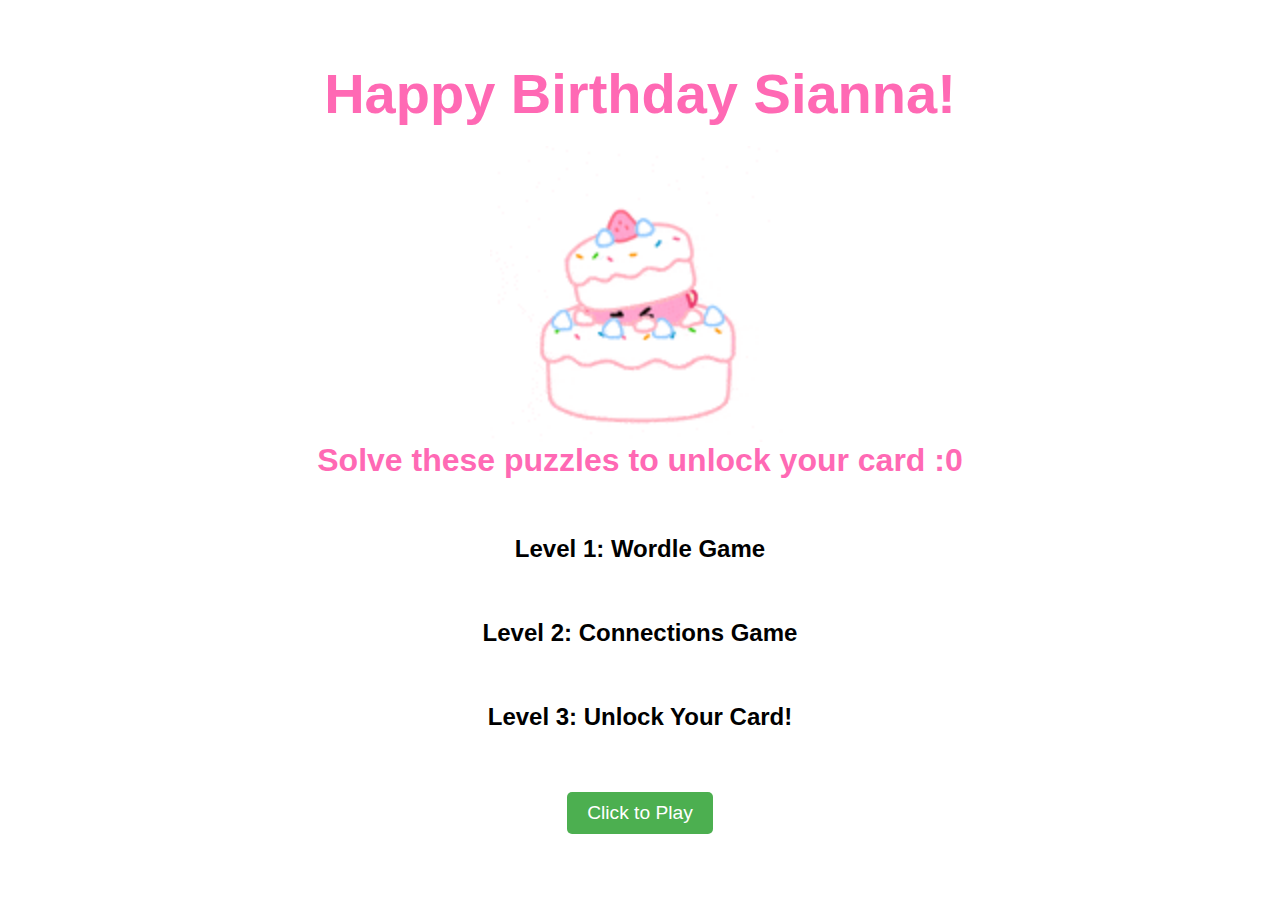
<file: index.html>
<!DOCTYPE html>
<html lang="en">
<head>
    <meta charset="UTF-8">
    <meta name="viewport" content="width=device-width, initial-scale=1.0">
    <title>Instructions</title>
    <link rel="stylesheet" href="styles.css">
</head>
<body>
    <div class="instructions-container">
        <h1>Happy Birthday Sianna!</h1>
        <img src="ezgif-7-40ee30aab6.gif" alt="Celebration GIF" class="birthday-gif">
        <h2>Solve these puzzles to unlock your card :0</h2>
        <br><br/>
        <h3>Level 1: Wordle Game</h3>
        <br><br/>
        <h4>Level 2: Connections Game</h4>
        <br><br/>
        <h5>Level 3: Unlock Your Card!</h5>
        <br><br/>

        <button id="go-to-wordle">Click to Play</button>
    </div>

    <script src="hi.js"></script>
</body>
</html>
</file>
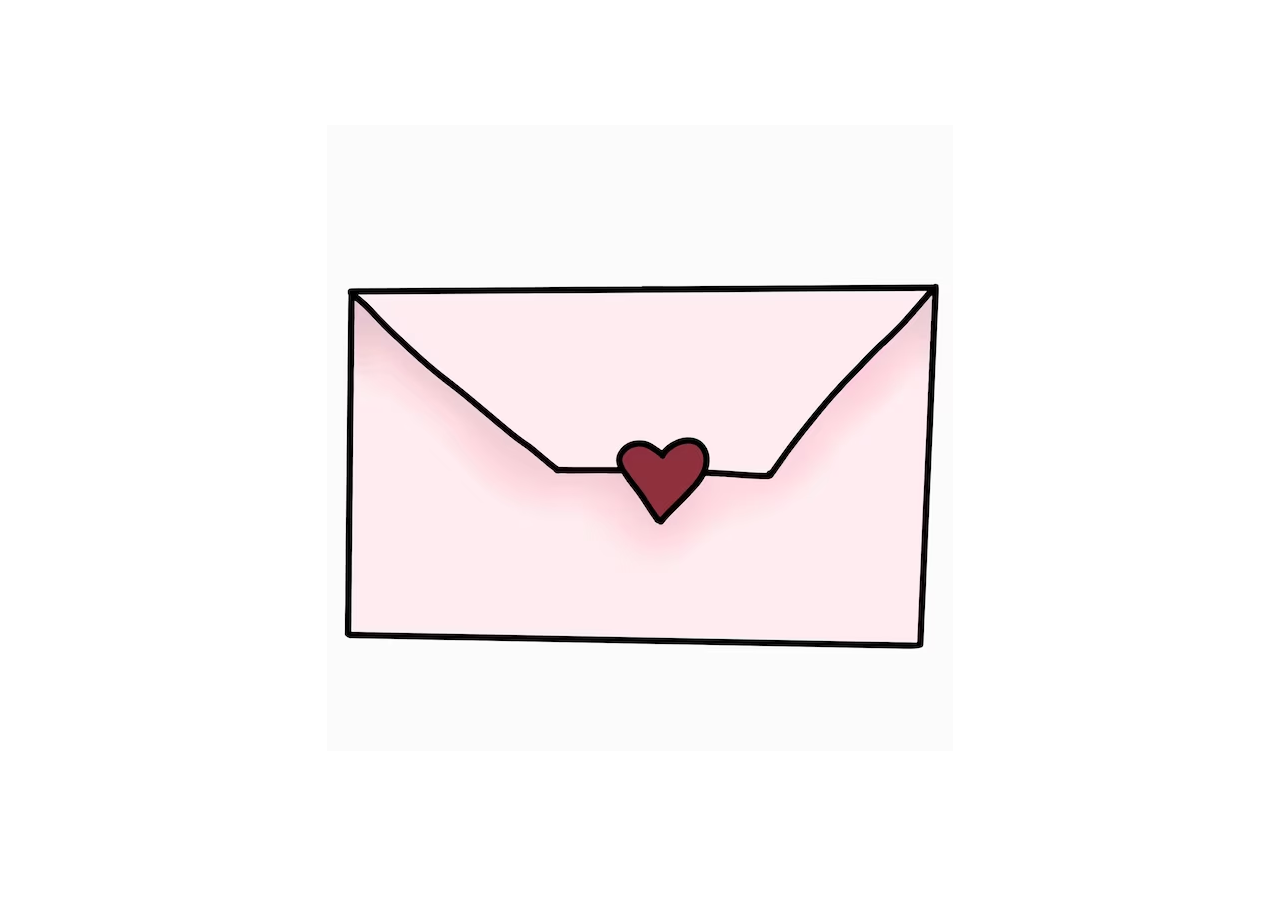
<file: birthday_card.html>
<!DOCTYPE html>
<html lang="en">
<head>
    <meta charset="UTF-8">
    <meta name="viewport" content="width=device-width, initial-scale=1.0">
    <title>Happy 15th Birthday Choti!</title>
    <link rel="stylesheet" href="styles.css">
</head>
<body>
    <!-- Closed envelope to click -->
    <div id="envelope" class="envelope">
        <img src="illustration-paper-letter-boho-style-with-hearts-cute-postal-envelope-clipart_653634-168.avif" alt="Closed Envelope" class="envelope-image">
    </div>

    <!-- Birthday card initially hidden -->
    <div class="card" id="birthday-card" style="display: none;">
        <!-- Add an image at the top -->
        <img src="C8141B1F-B048-404B-B53C-EA8C103A827F_1_201_a.jpeg" alt="Birthday Celebration" class="card-image">

        <!-- Add GIFs on either side of the heading -->
        <div class="gif-container">
            <img src="heart+gif.gif" alt="Left GIF" class="birthday-gif">
            <h1>Happy Birthday!</h1>
            <img src="heart+gif.gif" alt="Right GIF" class="birthday-gif">
        </div>

        <p>You're the best little rat anyone could ever ask for!</p>
        <p>I love ig, and I hope you have an amazing day and year.</p>
        <br><br/>
        <p>Your amazing sis,</p>
        <p>Anaika</p>
    </div>

    <!-- Confetti element -->
    <div id="confetti" class="confetti" style="display: none;"></div>

    <script src="card.js"></script>
</body>
</html>
</file>
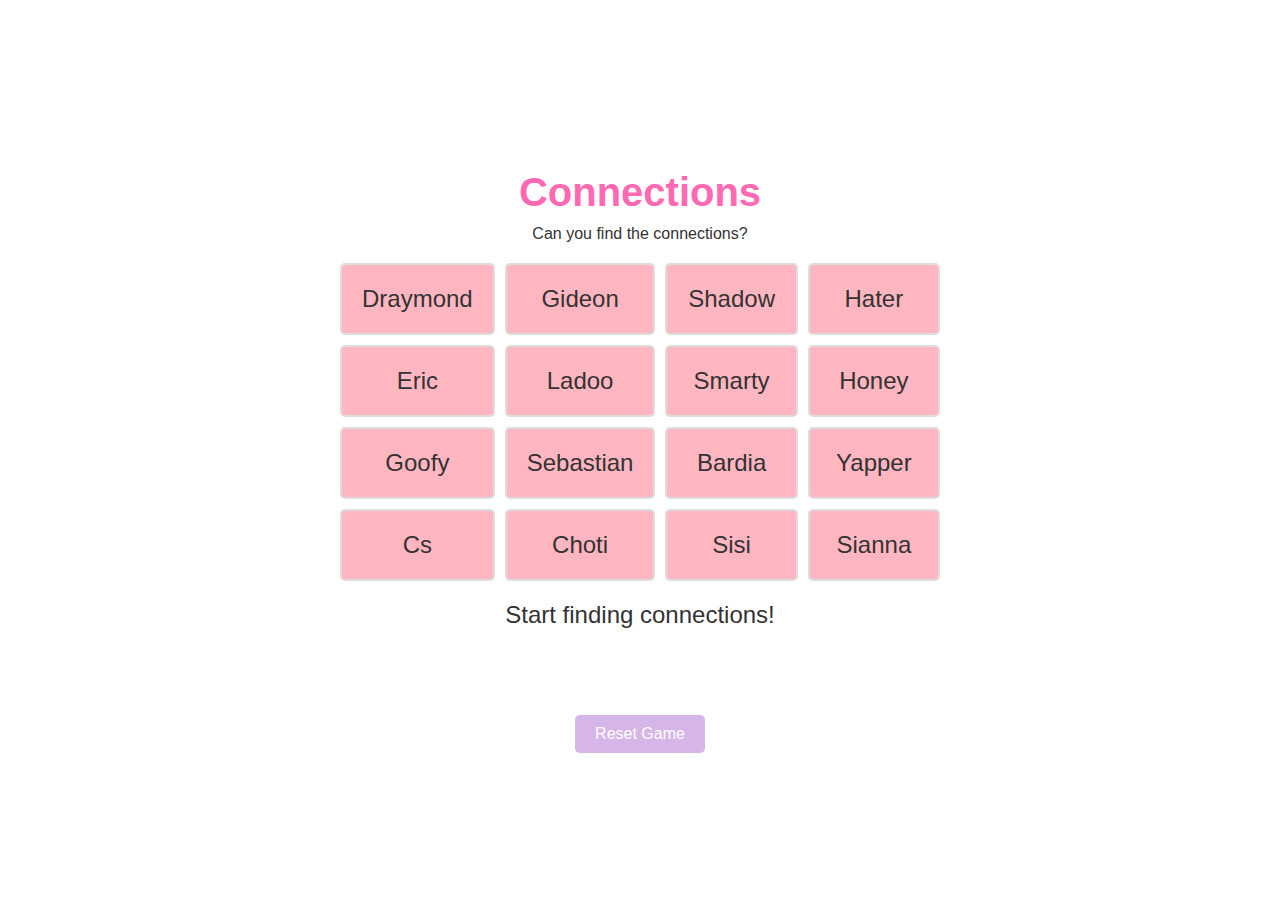
<file: connects.html>
<!DOCTYPE html>
<html lang="en">
<head>
    <meta charset="UTF-8">
    <meta name="viewport" content="width=device-width, initial-scale=1.0">
    <title>Connections Game</title>
    <link rel="stylesheet" href="/styles.css">
    <br><br/>
    <br><br/>
    <style>
        /* styles.css */

        body {
            font-family: sans-serif; /* Change to the font used in Wordle */
            background-color: #ffffff; /* A light background color */
            color: #333; /* Dark text color for readability */
        }
        
        header {
            text-align: center;
            margin: 20px 0;
        }
        
        h1 {
            font-size: 2.5rem;
            margin-bottom: 10px;
        }
        
        .connections-grid {
            display: grid;
            grid-template-columns: repeat(4, 1fr); /* Four columns */
            gap: 10px; /* Space between items */
            max-width: 600px; /* Limit the width of the grid */
            margin: 0 auto; /* Center the grid */
        }
        
        .connections-item {
            background-color: #FFB6C1; /* Original background color */
            border: 2px solid #ddd; /* Light border for definition */
            border-radius: 5px; /* Rounded corners */
            padding: 20px; /* Padding inside each item */
            text-align: center; /* Center text inside the items */
            font-size: 1.5rem; /* Font size */
            cursor: pointer; /* Pointer cursor on hover */
            transition: background-color 0.3s ease; /* Smooth transition for background color */
        }
        
        .connections-item:hover {
            background-color: #FFB6C1; /* Light highlight color on hover */
        }
        
        .merged-item {
            display: flex; /* Use flex to center content */
            justify-content: center; /* Center text horizontally */
            align-items: center; /* Center text vertically */
            border-radius: 5px; /* Rounded corners */
            margin-bottom: 10px; /* Space below merged items */
            padding: 20px; /* Padding inside merged item */
            font-size: 1.5rem; /* Font size */
            color: #000000; /* White text color for contrast */
        }
        
        button {
            font-size: 1.5rem; /* Match button size */
            padding: 10px 20px; /* Padding inside button */
            margin: 10px 5px; /* Margin between buttons */
            border: none; /* Remove default border */
            border-radius: 5px; /* Rounded corners */
            cursor: pointer; /* Pointer cursor on hover */
            transition: background-color 0.3s ease; /* Smooth transition for background color */
        }
        
        button:hover {
            opacity: 0.8; /* Slightly fade on hover */
        }
        
        /* Add specific colors for each merged group */
        .merged-item:nth-child(1) {
            background-color: #FDFD96; /* Yellow */
        }
        
        .merged-item:nth-child(2) {
            background-color: #B2E2B3; /* Green */
        }
        
        .merged-item:nth-child(3) {
            background-color: #A2C2E0; /* Blue */
        }
        
        .merged-item:nth-child(4) {
            background-color: #D6B5E8; /* Purple */
        }
        
        #message-box {
            text-align: center;
            font-size: 1.5rem;
            margin: 20px 0; /* Space around message box */
        }
        .merged-item {
            display: flex; /* Use flex to center content */
            justify-content: center; /* Center text horizontally */
            align-items: center; /* Center text vertically */
            border-radius: 5px; /* Rounded corners */
            margin-bottom: 10px; /* Space below merged items */
            padding: 20px; /* Padding inside merged item */
            font-size: 1.5rem; /* Font size */
            color: #000000; /* White text color for contrast */
            grid-column: span 4; /* Span the full width of the grid */
        }
                
        .reset-button-container {
            display: flex;
            justify-content: center; /* Center horizontally */
            margin: 20px 0; /* Add some vertical space */
        }
        
        #reset-button {
            padding: 10px 20px; /* Increase padding for a larger button */
            font-size: 16px; /* Adjust font size as needed */
            background-color: #D6B5E8; /* Change the background color if needed */

        }
        
        .next-button-container {
        display: flex;
        justify-content: center; /* Center horizontally */
        margin: 20px 0; /* Add some vertical space */
        }

        #connections-next {
        padding: 10px 20px; /* Increase padding for a larger button */
        font-size: 16px; /* Adjust font size as needed */
        background-color: #A2C2E0
        }


    </style>
</head>
<body>
    <header>
        <h1>Connections</h1>
        <p>Can you find the connections?</p>
    </header>

    <!-- Connections Section -->
    <div class="connections-grid">
        <div class="connections-item">Draymond</div>
        <div class="connections-item">Gideon</div>
        <div class="connections-item">Shadow</div>
        <div class="connections-item">Yapper</div>
        <div class="connections-item">Bardia</div>
        <div class="connections-item">Honey</div>
        <div class="connections-item">Cs</div>
        <div class="connections-item">Sebastian</div>
        <div class="connections-item">Hater</div>
        <div class="connections-item">Ladoo</div>
        <div class="connections-item">Sianna</div>
        <div class="connections-item">Smarty</div>
        <div class="connections-item">Goofy</div>
        <div class="connections-item">Sisi</div>
        <div class="connections-item">Choti</div>
        <div class="connections-item">Eric</div>
    </div>
    <div id="message-box">Start finding connections!</div>
    <br><br/>
    <div class="reset-button-container">
        <button id="reset-button">Reset Game</button>
    </div>
    <div class="next-button-container">
        <button id="connections-next" style="display: none;">Next</button>
    </div>
        
    
    <!-- Scripts -->
    <script src="connects.js"></script>
</body>
</html>
</file>
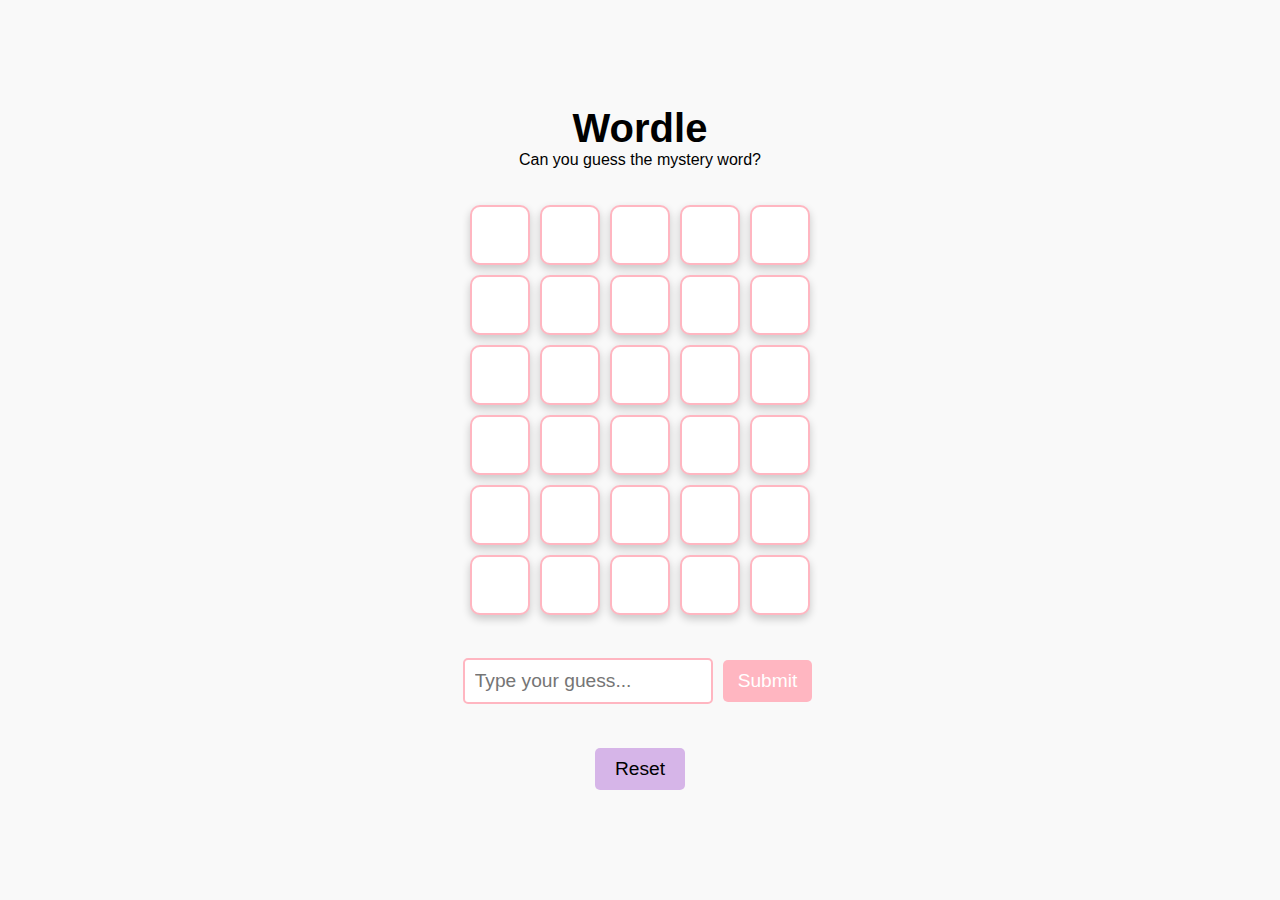
<file: wordle.html>
<!DOCTYPE html>
<html lang="en">
<head>
    <meta charset="UTF-8">
    <meta name="viewport" content="width=device-width, initial-scale=1.0">
    <title>Birthday Wordle</title>
    <link rel="stylesheet" href="styles.css">
</head>
<body style="background-color: #f9f9f9;">
    
    <h6>Wordle</h6> <!-- Added title for Wordle -->
    <p>Can you guess the mystery word?</p> 
    <br><br/>

    <!-- Guess grid (Wordle board) -->
    <div class="guess-grid"></div>
    
    <!-- Input bar for typing guesses -->
    <div class="guess-input-container">
        <input type="text" id="guess-input" maxlength="5" placeholder="Type your guess..." />
        <button id="submit-guess">Submit</button>
        
    </div>
    
    <!-- Alert messages -->
    <div class="alert error" id="error-alert" style="display: none;">Invalid guess!</div>
    <div class="alert success" id="success-alert" style="display: none;">Congratulations!</div>

    <!-- Next button -->
    <div id="next-page" style="display: none;">
        <br><br/>
        <button id="wordle-next">Next</button>
    </div>
    <br><br/>
    <button id="reset-game">Reset</button> <!-- Added reset button -->

    <script src="script.js"></script>
</body>
</html>
</file>
<file: styles.css>
* {
    box-sizing: border-box;
    margin: 0;
    padding: 0;
}

body {
    display: flex;
    justify-content: center;
    align-items: center;
    flex-direction: column;
    height: 100vh;
    background: url('https://images.unsplash.com/photo-1526461262602-57631fbd9e7a?crop=entropy&cs=tinysrgb&fit=max&fm=jpg&ixid=MnwzNjUyOXwwfDF8c2VhcmNofDB8fGJhY2tncm91bmR8ZW58MHx8fHwxNjkwMzU3NjI1&ixlib=rb-4.0.3&q=80&w=1080') no-repeat center center fixed;
    background-size: cover;
    font-family: 'Comic Sans MS', cursive, sans-serif;
}

h1 {
    font-size: 2.5em;
    color: #FF69B4; /* Hot pink */
    margin-bottom: 20px;
}
h2 {
    font-size: 2.5em;
    color: #FF69B4; /* Hot pink */
    margin-bottom: 20px;
}

h3 {
    font-size: 2.5em;
    color: black; /* Hot pink */
    margin-bottom: 20px;
}

h4 {
    font-size: 1em;
    color: black; /* Hot pink */
    margin-bottom: 20px;
    
}

h5 {
    font-size: 1em;
    color: black; /* Hot pink */
    margin-bottom: 20px;
}

.guess-grid {
    display: grid;
    grid-template-columns: repeat(5, 60px);
    grid-gap: 10px;
    margin-bottom: 20px;
}

.tile {
    width: 60px;
    height: 60px;
    display: flex;
    justify-content: center;
    align-items: center;
    font-size: 2em;
    color: #333;
    border: 2px solid #FFB6C1; /* Light pink */
    border-radius: 10px;
    background: #ffffff; /* White */
    box-shadow: 0 4px 8px rgba(0, 0, 0, 0.2);
    transition: all 0.5s;
}

/* Correct letter in correct place */
.tile.correct {
    background-color: #6aaa64; /* Green */
    border-color: #6aaa64;
    color: white;
}

/* Correct letter in wrong place */
.tile.wrong-location {
    background-color: #c9b458; /* Yellow */
    border-color: #c9b458;
    color: white;
}

/* Incorrect letter */
.tile.wrong {
    background-color: #787c7e; /* Grey */
    border-color: #787c7e;
    color: white;
}

/* Styling for the input bar */
.guess-input-container {
    display: flex;
    align-items: center;
    margin-top: 20px;
}

#guess-input {
    width: 250px;
    padding: 10px;
    font-size: 1.2em;
    border: 2px solid #FFB6C1; /* Light pink */
    border-radius: 5px;
    outline: none;
}

#submit-guess {
    padding: 10px 15px;
    margin-left: 10px;
    background-color: #FFB6C1;
    border: none;
    border-radius: 5px;
    cursor: pointer;
    font-size: 1.2em;
    transition: background-color 0.3s;
}

#submit-guess:hover {
    background-color: #FF69B4;
}

/* Alert styling */
.alert {
    position: absolute;
    top: 10px;
    left: 50%;
    transform: translateX(-50%);
    padding: 10px;
    border-radius: 5px;
    color: white;
    font-weight: bold;
}

.alert.error {
    background: #FF4500; /* Orange Red */
}

.alert.success {
    background: #32CD32; /* Lime green */
}

@keyframes shake {
    0% {
        transform: translateX(0);
    }
    25% {
        transform: translateX(-5px);
    }
    50% {
        transform: translateX(5px);
    }
    75% {
        transform: translateX(-5px);
    }
    100% {
        transform: translateX(0);
    }
}

.shake {
    animation: shake 0.5s ease;
}

.connects-container {
    display: flex;
    justify-content: space-around;
    padding: 20px;
    
}

.items {
    display: flex;
    flex-wrap: wrap;
    width: 40%;
}

.word {
    padding: 10px;
    margin: 10px;
    background-color: #FFB6C1;
    border-radius: 5px;
    cursor: move;
    text-align: center;
}

.grouping-area {
    display: flex;
    flex-direction: column;
    
}

.group {
    width: 150px;
    height: 200px;
    background-color: #F0E68C;
    border: 2px dashed #FF69B4;
    margin-bottom: 20px;
    padding: 10px;
    text-align: center;
    border-radius: 10px;
}

body {
    font-family: Arial, sans-serif;
    background-color: #ffff;
}

header {
    text-align: center;
    margin-top: 20px;
}

.envelope {
    cursor: pointer; /* Change cursor to pointer on hover */
    margin-bottom: 20px; /* Space between envelope and card */
}

.card {
    background: #fff;
    border-radius: 10px;
    box-shadow: 0 4px 8px rgba(0, 0, 0, 0.2);
    padding: 20px;
    text-align: center;
}

.card-image {
    width: 100%; /* Adjust as needed */
    border-radius: 10px; /* Optional rounded corners */
}

.gif-container {
    display: flex;
    align-items: center;
    justify-content: center;
    margin: 10px 0;
}

.birthday-gif {
    width: 50px; /* Adjust size as needed */
    margin: 0 10px;
}

.confetti {
    position: fixed;
    width: 100%;
    height: 100%;
    pointer-events: none; /* So clicks pass through */
    z-index: 1000; /* Ensure it stays above other elements */
}

.card {
    max-width: 600px;
    margin: 50px auto;
    padding: 20px;
    background-color: #ffff; /* Light background color */
    border: 2px solid #ff69b4; /* Pink border */
    border-radius: 10px;
    text-align: center;
    box-shadow: 0 4px 8px rgba(0, 0, 0, 0.2);
}

.card h1 {
    color: #ff69b4; /* Pink text for the heading */
}

.card p {
    color: #333; /* Dark text for the paragraphs */
}

.card-image {
    width: 100%; /* Make the image responsive */
    height: auto; /* Maintain aspect ratio */
    border-radius: 10px 10px 0 0; /* Rounded corners at the top */
}

.gif-container {
    display: flex;
    align-items: center; /* Center aligns the items vertically */
    justify-content: center; /* Centers the items horizontally */
    margin: 10px 0; /* Adds some space around the container */
}

.birthday-gif {
    width: 50px; /* Adjust the size as needed */
    height: auto; /* Maintain aspect ratio */
    margin: 0 10px; /* Adds space between the GIFs and the heading */
}

#wordle-next {
    padding: 10px 30px; /* Increase the padding for a larger button */
    font-size: 18px; /* Increase the font size */
    background-color: #A2C2E0; /* Change the background color if needed */
    color: black; /* Text color */
    border: none; /* Remove the default border */
    border-radius: 5px; /* Rounded corners */
    cursor: pointer; /* Change cursor to pointer on hover */
    transition: background-color 0.3s; /* Smooth transition for hover effect */
}

#wordle-next:hover {
    background-color: #A2C2E0; /* Darker shade for hover effect */
}

/* Add this to your existing styles.css */

button {
    padding: 10px 30px; /* Increase the padding */
    font-size: 16px; /* Increase the font size */
    cursor: pointer; /* Change cursor to pointer */
    margin: 5px; /* Add some margin around the buttons */
}

/* Optionally, style the reset button specifically */
#reset-game {
    background-color: #D6B5E8; /* Change the background color if desired */
    color: black; /* Change text color */
    border: none; /* Remove border */
    border-radius: 5px; /* Optional: rounded corners */
    transition: background-color 0.3s; /* Smooth transition on hover */
}

#reset-game:hover {
    background-color: #D6B5E8; /* Darker shade on hover */
}

.instructions-container {
    text-align: center;
    padding: 20px;
}

h1 {
    font-size: 3.5em;
}

h2 {
    font-size: 2em;
}

h3 {
    font-size: 1.5em;
}

h4 {
    font-size: 1.5em;
}

h5 {
    font-size: 1.5em;
}

h6 {
    font-size: 2.5em;
}

button {
    padding: 10px 20px;
    font-size: 1.2em;
    background-color: #4CAF50; /* Green */
    color: white;
    border: none;
    border-radius: 5px;
    cursor: pointer;
}

button:hover {
    background-color: #45a049; /* Darker green */
}

.birthday-gif {
    display: block; /* Ensures the GIF is a block element */
    margin: 0 auto; /* Centers the GIF */
    width: 300px; /* Adjust size as needed */
}
</file>
